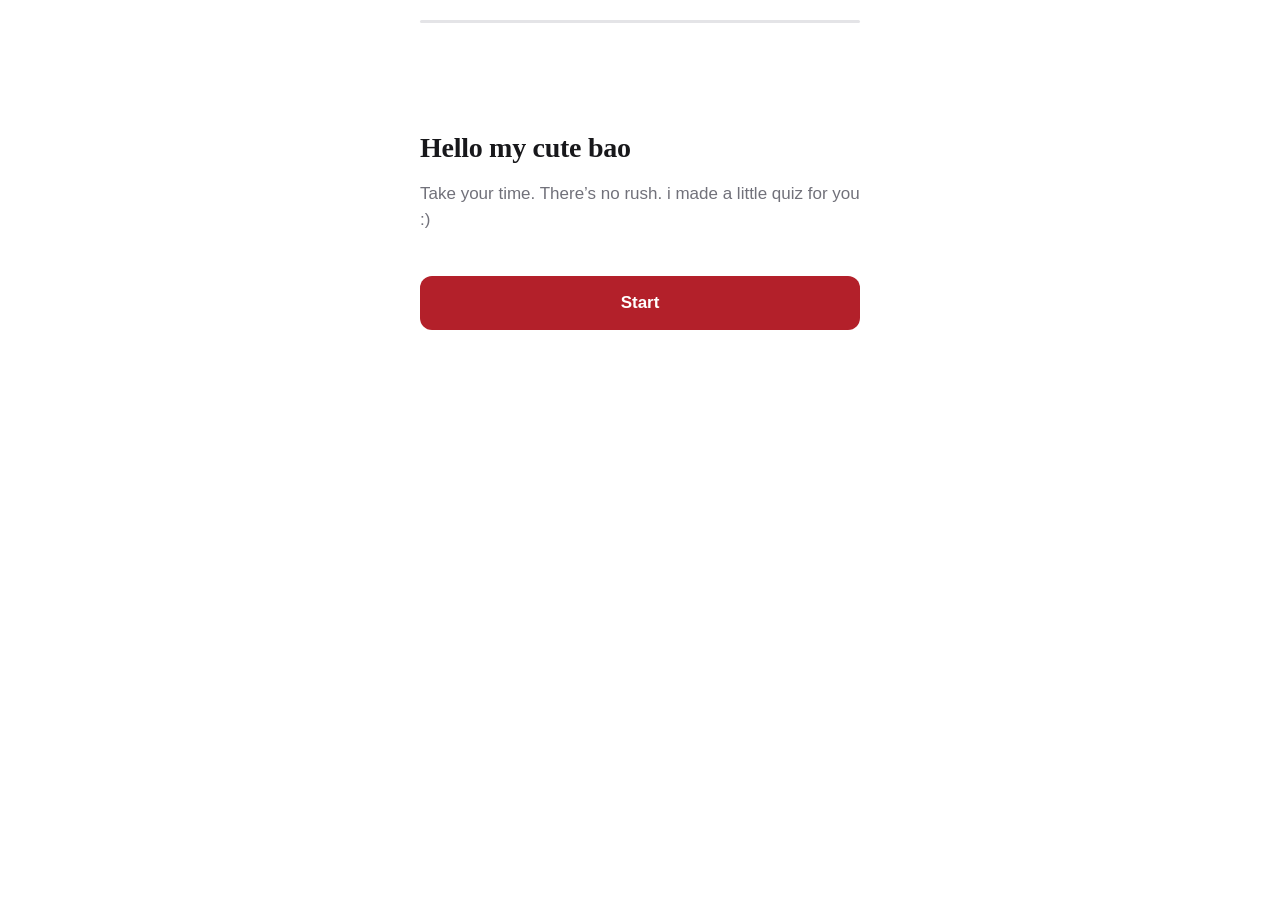
<file: index.html>
<!doctype html>
<html lang="en">
<head>
<meta charset="utf-8">
<meta name="viewport" content="width=device-width, initial-scale=1, viewport-fit=cover">
<meta name="robots" content="noindex, nofollow">
<title>A few questions</title>
<link rel="stylesheet" href="style.css">
<script src="scriptQuiz.js" defer></script>
</head>
<body>
<div class="app">
  <div class="top">
    <div class="progress" role="progressbar" aria-label="Progress"><i id="bar"></i></div>
    <div class="count" id="count"></div>
  </div>
  <main id="main"></main>
</div>
</body>
</html>
</file>
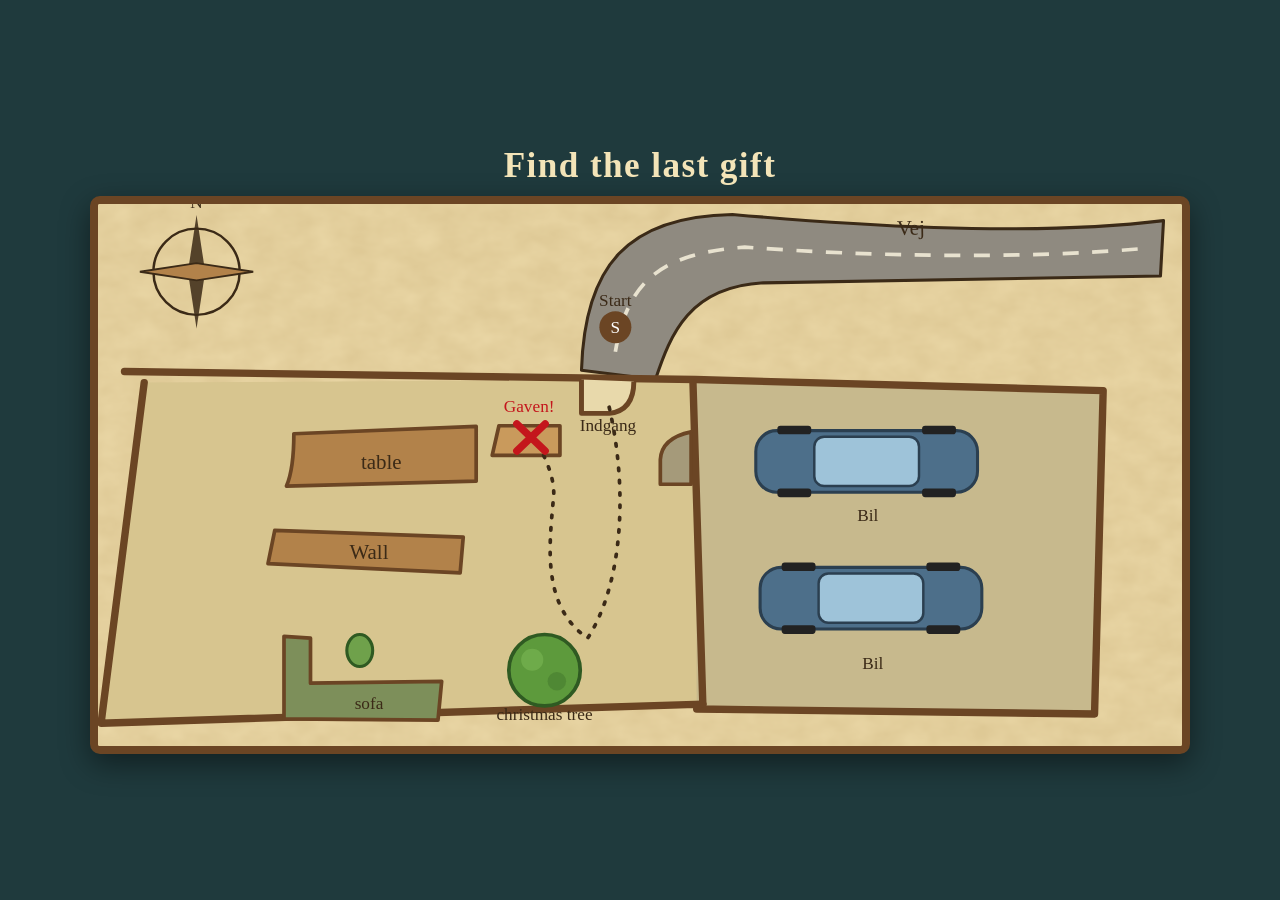
<file: Map/index.html>
<!DOCTYPE html>
<html lang="da">
<head>
<meta charset="UTF-8">
<meta name="viewport" content="width=device-width, initial-scale=1">
<title>Skattekort</title>
<style>
  :root {
    --ink: #3b2a17;
    --sea: #1f3a3d;
    --paper: #ead7a6;
    --wood: #b2824a;
    --wall: #6b4524;
    --x: #c4161c;
  }
  * { box-sizing: border-box; }
  html, body { margin: 0; }
  body {
    min-height: 100vh;
    background: var(--sea);
    color: var(--ink);
    font-family: "Segoe Print", "Bradley Hand", "Comic Sans MS", cursive;
    display: grid;
    place-items: center;
    padding: 16px;
  }
  main { width: min(96vw, 1100px); }
  h1 {
    margin: 0 0 10px;
    text-align: center;
    color: #f3e4b8;
    font-size: clamp(1.4rem, 4vw, 2.2rem);
    letter-spacing: .04em;
  }
  .frame {
    border: 8px solid var(--wall);
    border-radius: 10px;
    background: var(--paper);
    box-shadow: 0 10px 30px rgba(0,0,0,.45);
    overflow: hidden;
  }
  svg { display: block; width: 100%; height: auto; }
  .label { font-family: inherit; font-size: 34px; fill: var(--ink); text-anchor: middle; }
  .small { font-size: 28px; }
  .x-mark { animation: pulse 1.6s ease-in-out infinite; transform-origin: 903px 609px; transform-box: view-box; }
  @keyframes pulse { 0%,100% { transform: scale(1); } 50% { transform: scale(1.25); } }
  @media (prefers-reduced-motion: reduce) { .x-mark { animation: none; } }
</style>
</head>
<body>
<main>
  <h1>Find the last gift</h1>
  <div class="frame">
    <svg viewBox="200 230 1760 880" role="img" aria-label="Skattekort med borde, vægge, biler og et rødt kryds">
      <defs>
        <filter id="paper" x="0" y="0" width="100%" height="100%">
          <feTurbulence type="fractalNoise" baseFrequency=".02 .03" numOctaves="3" seed="4"/>
          <feColorMatrix values="0 0 0 0 .45  0 0 0 0 .3  0 0 0 0 .1  0 0 0 .25 0"/>
        </filter>

        <g id="car">
          <rect x="0" y="0" width="360" height="100" rx="34" fill="#4d6f8a" stroke="#2b3f50" stroke-width="5"/>
          <rect x="95" y="10" width="170" height="80" rx="16" fill="#9ec3d9" stroke="#2b3f50" stroke-width="4"/>
          <rect x="35" y="-8" width="55" height="14" rx="5" fill="#222"/>
          <rect x="270" y="-8" width="55" height="14" rx="5" fill="#222"/>
          <rect x="35" y="94" width="55" height="14" rx="5" fill="#222"/>
          <rect x="270" y="94" width="55" height="14" rx="5" fill="#222"/>
        </g>

        <g id="table">
          <rect width="1" height="1" fill="none"/>
        </g>
      </defs>

      <!-- papir -->
      <rect x="200" y="230" width="1760" height="880" fill="var(--paper)"/>
      <rect x="200" y="230" width="1760" height="880" filter="url(#paper)"/>

      <!-- vej -->
      <path d="M985,500 C990,330 1060,250 1230,247 C1400,262 1700,285 1930,257 L1925,347 L1280,358 C1160,365 1130,440 1105,515 Z"
            fill="#8f8a80" stroke="var(--ink)" stroke-width="5" stroke-linejoin="round"/>
      <path d="M1040,470 C1060,350 1120,310 1250,300 C1450,315 1700,320 1900,302"
            fill="none" stroke="#e8e2cf" stroke-width="6" stroke-dasharray="26 22"/>
      <text class="label" x="1520" y="280" transform="rotate(-1 1520 280)">Vej</text>

      <!-- gård / terrasse -->
      <polygon points="275,520 1170,515 1182,1042 205,1073" fill="#d7c58f" stroke="none"/>
      <!-- parkering -->
      <polygon points="1170,515 1832,533 1818,1058 1172,1050" fill="#c7b98d"/>

      <!-- vægge -->
      <g fill="none" stroke="var(--wall)" stroke-width="12" stroke-linecap="round" stroke-linejoin="round">
        <path d="M243,502 L1170,515 L1832,533 L1818,1058 L1172,1050 L1182,1042 L205,1073 L275,520"/>
        <path d="M1166,520 L1182,1042"/>
      </g>

      <!-- indgang -->
      <path d="M985,515 V570 H1030 Q1070,565 1070,518" fill="#e8d9ab" stroke="var(--wall)" stroke-width="8" stroke-linejoin="round"/>
      <text class="label small" x="1028" y="598">Indgang</text>

      <!-- lille niche ved væggen -->
      <path d="M1113,685 V645 Q1115,610 1163,600 V685 Z" fill="#a59a7a" stroke="var(--wall)" stroke-width="6" stroke-linejoin="round"/>

      <!-- borde -->
      <g fill="var(--wood)" stroke="var(--wall)" stroke-width="6" stroke-linejoin="round">
        <path d="M518,603 L814,591 V680 L506,688 Q518,660 518,603 Z"/>
        <path d="M487,760 L793,771 L788,829 L476,814 Z"/>
        <path d="M851,590 H950 V638 H840 Z" fill="#c99a5c"/>
      </g>
      <text class="label" x="660" y="660">table</text>
      <text class="label" x="640" y="806">Wall</text>

      <!-- bænk (L-form) -->
      <path d="M502,932 L545,935 V1008 L758,1005 L752,1068 L502,1066 Z" fill="#7d8f5a" stroke="var(--wall)" stroke-width="6" stroke-linejoin="round"/>
      <text class="label small" x="640" y="1050">sofa</text>

      <!-- busk og træ -->
      <ellipse cx="625" cy="955" rx="21" ry="26" fill="#6fa14b" stroke="#2f5a22" stroke-width="5"/>
      <circle cx="925" cy="987" r="58" fill="#5d9a3c" stroke="#2f5a22" stroke-width="6"/>
      <circle cx="905" cy="970" r="18" fill="#76b250" opacity=".7"/>
      <circle cx="945" cy="1005" r="15" fill="#4a8030" opacity=".7"/>
      <text class="label" x="925" y="1115" style="display:none">christmas tree</text>
      <text class="label small" x="925" y="1068" fill="#fff">christmas tree</text>

      <!-- biler -->
      <use href="#car" x="1268" y="598"/>
      <use href="#car" x="1275" y="820"/>
      <text class="label small" x="1450" y="745">Bil</text>
      <text class="label small" x="1458" y="985">Bil</text>

      <!-- rute -->
      <path d="M1030,560 C1062,700 1050,850 995,935 C915,880 935,770 940,700 C940,670 925,640 915,622"
            fill="none" stroke="var(--ink)" stroke-width="6" stroke-dasharray="4 16" stroke-linecap="round"/>

      <!-- start -->
      <g transform="translate(1040,430)">
        <circle r="26" fill="var(--wall)"/>
        <text class="label small" y="10" fill="#fff" style="fill:#fff">S</text>
      </g>
      <text class="label small" x="1040" y="395">Start</text>

      <!-- krydset -->
      <g class="x-mark" stroke="var(--x)" stroke-width="12" stroke-linecap="round">
        <path d="M880,587 L926,631"/>
        <path d="M926,587 L880,631"/>
      </g>
      <text class="label small" x="900" y="568" style="fill:var(--x)">Gaven!</text>

      <!-- kompas -->
      <g transform="translate(360,340)">
        <circle r="70" fill="none" stroke="var(--ink)" stroke-width="4"/>
        <path d="M0,-92 L14,0 L0,92 L-14,0 Z" fill="var(--ink)" opacity=".85"/>
        <path d="M-92,0 L0,-14 L92,0 L0,14 Z" fill="var(--wood)" stroke="var(--ink)" stroke-width="3"/>
        <text class="label small" x="0" y="-104">N</text>
      </g>
    </svg>
  </div>
</main>
</body>
</html>
</file>
<file: style.css>
:root {
    --bg: #ffffff;
    --surface: #f4f4f5;
    --line: #e4e4e7;
    --line-strong: #a1a1aa;
    --text: #18181b;
    --muted: #71717a;
    --accent: #b3202a;       /* the one accent colour: primary buttons only */
    --accent-text: #ffffff;
    --serif: Georgia, "Times New Roman", serif;
  }
  * { box-sizing: border-box; margin: 0; }
  html { -webkit-text-size-adjust: 100%; }
  body {
    background: var(--bg);
    color: var(--text);
    font: 17px/1.5 -apple-system, BlinkMacSystemFont, "Segoe UI", Roboto, Helvetica, Arial, sans-serif;
  }
  .app {
    min-height: 100dvh;
    max-width: 480px;
    margin: 0 auto;
    display: flex;
    flex-direction: column;
    padding: max(20px, env(safe-area-inset-top)) 20px max(24px, env(safe-area-inset-bottom));
  }
  .top { min-height: 38px; }
  .progress { height: 3px; background: var(--line); border-radius: 2px; overflow: hidden; }
  .progress i { display: block; height: 100%; width: 0; background: var(--text); transition: width .35s ease; }
  .count { margin-top: 10px; font-size: 14px; color: var(--muted); }
  main { flex: 1; display: flex; flex-direction: column; justify-content: flex-start; padding: clamp(28px, 9vh, 72px) 0 28px; }

  h1 {
    font: 600 28px/1.25 var(--serif);
    letter-spacing: -0.01em;
    margin-bottom: 26px;
    text-wrap: balance;
  }
  h1:focus { outline: none; }
  p.lead { color: var(--muted); margin: -10px 0 28px; }

  .choices { display: grid; gap: 10px; }
  .choice {
    font: inherit;
    text-align: left;
    min-height: 54px;
    padding: 14px 16px;
    border: 1.5px solid var(--line);
    border-radius: 12px;
    background: var(--bg);
    color: var(--text);
    cursor: pointer;
    transition: border-color .15s, background .15s, opacity .15s;
  }
  .choice:active:not(:disabled) { background: var(--surface); }
  .choice.is-chosen { border-color: var(--text); background: var(--surface); }
  .choice:disabled:not(.is-chosen) { opacity: .4; cursor: default; }

  .scale { display: grid; grid-template-columns: repeat(7, 1fr); gap: 8px; }
  .scale .choice { text-align: center; padding: 0; font-size: 19px; }
  .scale-labels { display: flex; justify-content: space-between; margin-top: 10px; font-size: 14px; color: var(--muted); }

  textarea {
    display: block;
    width: 100%;
    min-height: 150px;
    padding: 14px;
    font: inherit;
    font-size: 16px;            /* 16px+ stops iOS zooming into the field */
    color: var(--text);
    background: var(--bg);
    border: 1.5px solid var(--line);
    border-radius: 12px;
    resize: none;
  }
  textarea:focus { outline: none; border-color: var(--text); }

  .reply { margin-top: 20px; padding: 16px; background: var(--surface); border-radius: 12px; animation: rise .25s ease; }
  .primary {
    display: block;
    width: 100%;
    min-height: 54px;
    margin-top: 16px;
    border: 0;
    border-radius: 12px;
    background: var(--accent);
    color: var(--accent-text);
    font: inherit;
    font-weight: 600;
    cursor: pointer;
  }
  .primary:disabled { opacity: .35; cursor: default; }
  .primary:active:not(:disabled) { filter: brightness(.92); }

  .codeword {
    margin: 4px 0 18px;
    padding: 20px 12px;
    text-align: center;
    font: 600 34px/1.2 var(--serif);
    letter-spacing: .03em;
    border: 1.5px dashed var(--line-strong);
    border-radius: 12px;
    overflow-wrap: anywhere;
    user-select: all;
  }

  :focus-visible { outline: 3px solid var(--text); outline-offset: 2px; }
  @keyframes rise { from { opacity: 0; transform: translateY(6px); } }
  @media (prefers-reduced-motion: reduce) {
    .reply { animation: none; }
    .progress i, .choice { transition: none; }
  }
</file>
